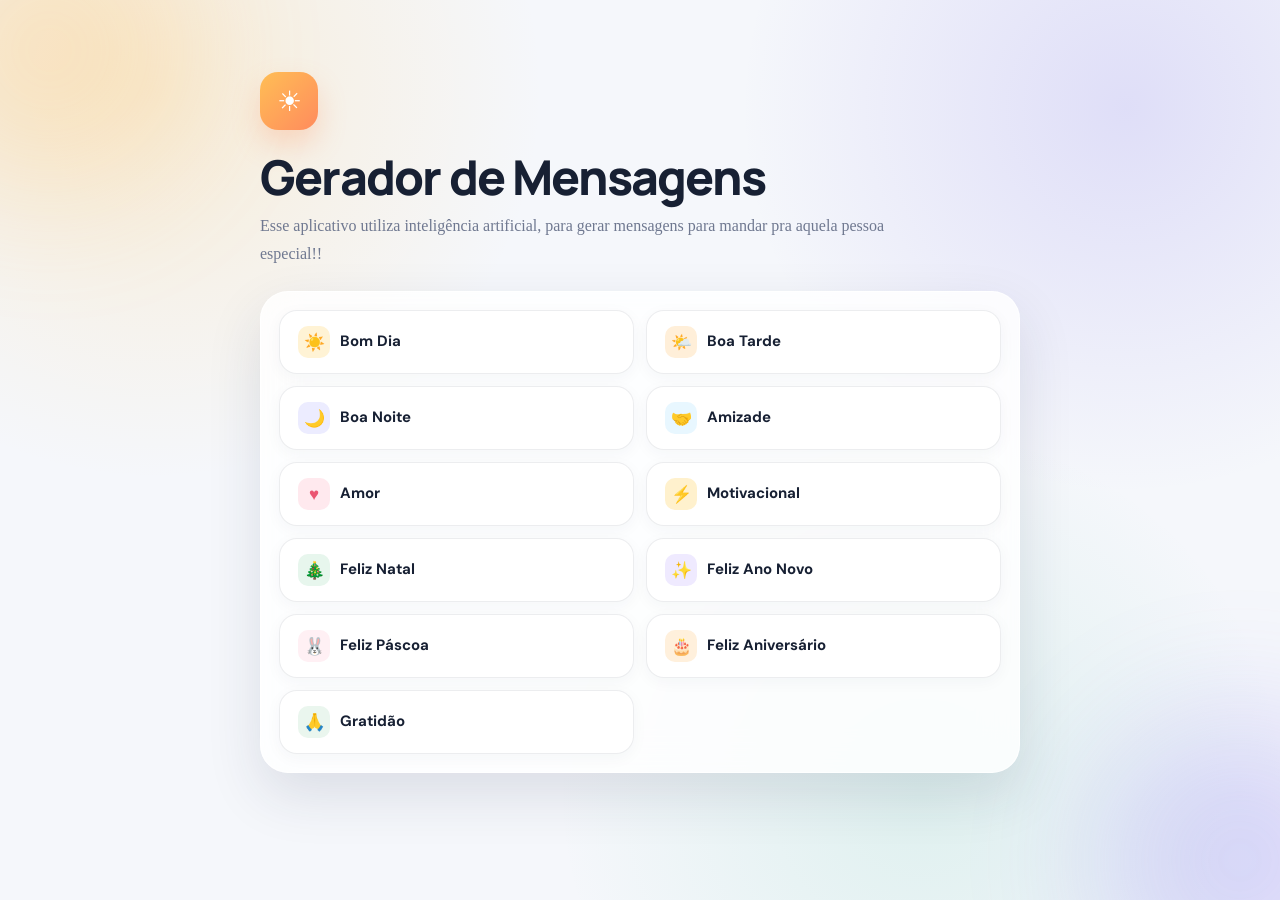
<file: index.html>
<!DOCTYPE html>
<html lang="pt-br">

<head>
    <meta charset="UTF-8">
    <meta http-equiv="X-UA-Compatible" content="IE=edge">
    <meta name="viewport" content="width=device-width, initial-scale=1.0">
    <title>Document</title>
	<link rel="stylesheet" href="modern-theme.css">
</head>

<style>
    html {
        background-color: rgb(207 202 202);
        
    }
    *{
        font-family:Georgia, 'Times New Roman', Times, serif;
        -webkit-tap-highlight-color: transparent;
        -webkit-touch-callout: none;
    }

    div h2 {
        color: blue;
    }

    .card {
        text-align: left;
        margin-left: 10%;
        width: 80%;
        margin-top: 10px;
        border-radius: 10px;
        background-color: rgb(255, 255, 255);
        padding: 10px;
        word-wrap: break-word;
        box-shadow: 2px 9px 9px rgba(0, 0, 0, 0.402);
    }

    .card img {
        border-radius: 10px;
        border: 1px aliceblue;

        width: 80px;
        height: 80px;
    }

    .card textarea {
        width: 98%;
        text-align: center;
    }

    .card span {
        margin-left: 5px;
    }

    .card button {
        border-radius: 10px;
        width: 100%;
        border: none;
        background-color: forestgreen;
        color: aliceblue;
        padding: 13px;
        margin-top: 3px;
    }

    .card i {
        font-size: smaller;
    }
</style>

<body>
    <center>
        <h2>Gerador de Mensagens</h2>
        <span id="descricao">Esse aplicativo utiliza inteligência artificial, para gerar mensagens para mandar pra aquela pessoa especial!!</span>
    </center>
    <div class="card" id="gerador" style="display: none">

        <textarea id="texto" cols="30" rows="5"></textarea>
        <button id="copiar">Copiar</button><br>
        <button id="gerar">Gerar Novamente</button><br>
        <button id="voltar">Voltar</button><br>
    </div>
    <div class="card" id="card">
        <button id="bd">Bom Dia</button><br>
        <button id="bt">Boa Tarde</button><br>
        <button id="bn">Boa Noite</button><br>
        <button id="amiz">Amizade</button>
        <button id="amor">Amor</button>
        <button id="mot">Motivacional</button>
        <button id="fn">Feliz Natal</button>
        <button id="fan">Feliz Ano Novo</button>
        <button id="fp">Feliz Páscoa</button>
        <button id="faniv">Feliz Aniversário</button>
        <button id="gratidao">Gratidão</button>
    </div>
</body>
<script>
    var tipo = '';

    const bd = document.getElementById('bd');//---------
    const bt = document.getElementById('bt');//---------
    const bn = document.getElementById('bn');//---------
    const amiz = document.getElementById('amiz');//---------
    const amor = document.getElementById('amor');//----
    const mot = document.getElementById('mot');//------
    const fn = document.getElementById('fn');//-------
    const fan = document.getElementById('fan');//---------
    const fp = document.getElementById('fp');//-------
    const faniv = document.getElementById('faniv');//-------
    const gratidao = document.getElementById('gratidao');//-------

    const voltar = document.getElementById('voltar');
    const texto = document.getElementById('texto');
    const copiar = document.getElementById('copiar');
    const gerar = document.getElementById('gerar');

    const card = document.getElementById('card');
    const gerador = document.getElementById('gerador');
    const descricao = document.getElementById('descricao');




   

  



    gerar.addEventListener('click', () => {
        if (tipo === 'gratidao')
            texto.innerHTML = geraMensagemGratidao();
        if (tipo === 'faniv')
            texto.innerHTML = geraMensagemAniversario();
        if (tipo === 'fp')
            texto.innerHTML = geraMensagemPascoa();
        if (tipo === 'fan')
            texto.innerHTML = geraMensagemAnoNovo();
        if (tipo === 'fn')
            texto.innerHTML = geraMensagemNatal();
        if (tipo === 'bd')
            texto.innerHTML = geraMensagemBomDia();
        if (tipo === 'bn')
            texto.innerHTML = geraMensagemBoaNoite();
        if (tipo === 'bt')
            texto.innerHTML = geraMensagemBoaTarde();
        if (tipo === 'amiz')
            texto.innerHTML = geraMensagemAmizade();
        if (tipo === 'amor')
            texto.innerHTML = geraMensagemAmor();
        if (tipo === 'mot')
            texto.innerHTML = geraFraseMotivacional();
    });

    gratidao.addEventListener('click', () => {
        desativar(card);
        ativar(gerador);
        descricao.innerHTML = '';
        tipo = 'gratidao';
        texto.innerHTML = geraMensagemGratidao();
    });
   

    faniv.addEventListener('click', () => {
        desativar(card);
        ativar(gerador);
        descricao.innerHTML = '';
        tipo = 'faniv';
        texto.innerHTML = geraMensagemAniversario();
    });

    fp.addEventListener('click', () => {
        desativar(card);
        ativar(gerador);
        descricao.innerHTML = '';
        tipo = 'fp';
        texto.innerHTML = geraMensagemPascoa();
    });


    fan.addEventListener('click', () => {
        desativar(card);
        ativar(gerador);
        descricao.innerHTML = '';
        tipo = 'fan';
        texto.innerHTML = geraMensagemAnoNovo();
    });


    fn.addEventListener('click', () => {
        desativar(card);
        ativar(gerador);
        descricao.innerHTML = '';
        tipo = 'fn';
        texto.innerHTML = geraMensagemNatal();
    });

    mot.addEventListener('click', () => {
        desativar(card);
        ativar(gerador);
        descricao.innerHTML = '';
        tipo = 'mot';
        texto.innerHTML = geraFraseMotivacional();
    });


    amor.addEventListener('click', () => {
        desativar(card);
        ativar(gerador);
        descricao.innerHTML = '';
        tipo = 'amor';
        texto.innerHTML = geraMensagemAmor();
    });

    amiz.addEventListener('click', () => {
        desativar(card);
        ativar(gerador);
        descricao.innerHTML = '';
        tipo = 'amiz';
        texto.innerHTML = geraMensagemAmizade();
    });

    bt.addEventListener('click', () => {
        desativar(card);
        ativar(gerador);
        descricao.innerHTML = '';
        tipo = 'bt';
        texto.innerHTML = geraMensagemBoaTarde();
    });

    bn.addEventListener('click', () => {
        desativar(card);
        ativar(gerador);
        descricao.innerHTML = '';
        tipo = 'bn';
        texto.innerHTML = geraMensagemBoaNoite();
    });


    bd.addEventListener('click', () => {
        desativar(card);
        ativar(gerador);
        descricao.innerHTML = '';
        tipo = 'bd';
        texto.innerHTML = geraMensagemBomDia();
    });

    copiar.addEventListener('click', () => {
        texto.select();
        document.execCommand('copy');
    });

    voltar.addEventListener('click', () => {
        window.location.reload();
    });

    function desativar(elemento) {
        elemento.style.display = 'none';
    }
    function ativar(elemento) {
        elemento.style.display = 'block';
    }

    function escolheAleatorio(array) {
        const indice = Math.floor(Math.random() * array.length);
        return array[indice];
    }

    
function geraMensagemGratidao() {
  const expressoesGratidao = [
    "Gratidão transforma o que temos em suficiente.",
    "Agradeço pelas pequenas alegrias que tornam a vida especial.",
    "A gratidão é a memória do coração.",
    "Cultive um coração grato, e a felicidade florescerá.",
    "Agradeço pelos momentos simples que fazem toda diferença.",
    "A gratidão é a chave que abre as portas da abundância.",
    "A cada respiração, agradeço pela dádiva da vida.",
    "A gratidão é a luz que ilumina os dias mais escuros.",
    "Agradeço pelos obstáculos, pois me tornaram mais forte.",
    "A gratidão multiplica alegrias e diminui preocupações."
  ];

  const motivosGratidao = [
    "pelas pessoas incríveis que fazem parte da minha vida.",
    "pela oportunidade de aprender e crescer a cada dia.",
    "pelas experiências que moldam minha jornada.",
    "pela saúde que me permite viver plenamente.",
    "pelas amizades que são verdadeiros presentes.",
    "pelos desafios que me tornam mais resiliente.",
    "pela beleza encontrada nos momentos simples.",
    "pelos sorrisos que iluminam meu caminho.",
    "pela generosidade que encontro ao meu redor.",
    "pelas lições aprendidas nas adversidades."
  ];

  return `${escolheAleatorio(expressoesGratidao)} Agradeço ${escolheAleatorio(motivosGratidao)}.`;
}

    function geraMensagemAniversario() {
  const desejosAniversario = [
    "Feliz aniversário! Que este seja o melhor ano da sua vida!",
    "Parabéns pelo seu dia! Que seja repleto de alegrias e realizações.",
    "Que cada momento deste dia especial seja cheio de felicidade.",
    "Feliz aniversário! Que a jornada que se inicia seja incrível e cheia de conquistas.",
    "Hoje celebramos você! Que este ano traga sucesso, saúde e amor.",
    "Feliz aniversário! Que cada vela no seu bolo represente um desejo realizado.",
    "Parabéns! Que o novo ano de vida seja repleto de sorrisos e momentos inesquecíveis.",
    "Hoje é o seu dia! Que seja uma jornada cheia de surpresas boas e alegrias.",
    "Feliz aniversário! Que as bênçãos se multipliquem e os sonhos se realizem.",
    "Parabéns pelo seu dia! Que cada novo amanhecer traga motivos para sorrir.",
  ];

  const sentimentosAniversario = [
    "Que a felicidade te acompanhe hoje e sempre.",
    "Neste dia especial, desejo amor, paz e realizações.",
    "Que cada instante seja marcado por gratidão e alegria.",
    "Que os próximos capítulos da sua vida sejam os melhores.",
    "Feliz aniversário! Que a jornada seja tão incrível quanto você.",
    "Que este novo ano de vida seja uma história de sucesso e crescimento.",
    "Desejo saúde, prosperidade e muitas conquistas no seu caminho.",
    "Parabéns! Que o universo conspire a seu favor nesta nova fase.",
    "Que a luz do seu sorriso ilumine cada dia que se inicia.",
    "Feliz aniversário! Que o amor esteja presente em cada abraço recebido.",
  ];

  return `${escolheAleatorio(desejosAniversario)} ${escolheAleatorio(sentimentosAniversario)}`;
}

    function geraMensagemPascoa() {
  const desejosPascoa = [
    "Feliz Páscoa! Que este seja um momento de renovação e esperança.",
    "Nesta Páscoa, que a alegria da ressurreição se faça presente em sua vida.",
    "Que a luz da Páscoa ilumine seus dias com amor e paz.",
    "Desejo a você e sua família uma Páscoa repleta de bênçãos e alegrias.",
    "Feliz Páscoa! Que cada momento seja marcado por generosidade e compaixão.",
    "Que a Páscoa traga consigo novas oportunidades e realizações.",
    "Neste tempo de renascimento, que sua fé seja fortalecida e seu coração transbordante de gratidão.",
    "Desejo que a Páscoa seja um símbolo de esperança e amor em sua vida.",
    "Feliz Páscoa! Que os dias vindouros sejam cheios de harmonia e serenidade.",
    "Que a ressurreição de Cristo inspire um recomeço de paz e fraternidade em seu coração.",
  ];

  const sentimentosPascoa = [
    "Que a união familiar seja a essência desta Páscoa.",
    "Nesta data especial, celebre a vida e compartilhe amor.",
    "Desejo que a alegria da Páscoa se multiplique em gestos de solidariedade.",
    "Que o coelhinho da Páscoa traga consigo muitas surpresas e felicidade.",
    "Que o espírito de renovação se manifeste em cada detalhe.",
    "Que a Páscoa seja um tempo de reflexão e renascimento interior.",
    "Neste período de celebração, cultive o perdão e a compaixão.",
    "Desejo que a Páscoa seja um momento de partilha e alegria contagiante.",
    "Que a paz e o amor prevaleçam em todos os corações.",
    "Que a esperança renovada nesta Páscoa se estenda por todo o ano.",
  ];

  return `${escolheAleatorio(desejosPascoa)} ${escolheAleatorio(sentimentosPascoa)}. Feliz Páscoa!`;
}

    function geraMensagemAnoNovo() {
  const desejosAnoNovo = [
    "Feliz Ano Novo! Que este seja um ano de prosperidade e alegrias sem fim.",
    "Que o ano que se inicia traga consigo novas oportunidades e realizações.",
    "Desejo que cada dia deste novo ano seja repleto de conquistas e felicidade.",
    "Que o Ano Novo traga consigo paz, saúde, amor e muitas bênçãos.",
    "Feliz Ano Novo! Que os sonhos se tornem realidade e os desafios se transformem em aprendizado.",
    "Que o próximo ano seja uma página em branco pronta para ser preenchida com momentos memoráveis.",
    "Que a chegada do novo ano renove as esperanças e traga consigo muitas realizações.",
    "Desejo um ano novo cheio de paz, amor, saúde e sucesso para você e seus entes queridos.",
    "Que cada dia do próximo ano seja uma oportunidade para fazer valer a pena.",
    "Feliz Ano Novo! Que a felicidade seja constante e os sorrisos se multipliquem.",
  ];

  const sentimentosAnoNovo = [
    "Que a alegria seja sua companheira constante ao longo dos meses.",
    "Neste Ano Novo, que a positividade guie cada passo da sua jornada.",
    "Desejo que a luz do novo ano ilumine os caminhos da sua vida.",
    "Que as realizações superem as expectativas e os momentos felizes sejam incontáveis.",
    "Que a esperança seja a força que impulsiona seus sonhos para o futuro.",
    "Feliz Ano Novo! Que cada dia seja uma dádiva e cada desafio uma oportunidade de crescimento.",
    "Que a fé guie seus passos e o amor seja a essência de cada momento.",
    "Desejo que o Ano Novo traga consigo sorrisos sinceros e abraços calorosos.",
    "Que a serenidade envolva seus dias e a gratidão preencha seu coração.",
    "Que o novo ano seja um capítulo emocionante na história da sua vida.",
  ];

  return `${escolheAleatorio(desejosAnoNovo)} ${escolheAleatorio(sentimentosAnoNovo)}`;
}

    function geraMensagemNatal() {
  const desejosNatal = [
    "Que a magia desta época encha seu coração de alegria.",
    "Neste Natal, que a paz e o amor estejam presentes em todos os lares.",
    "Que a luz do Natal ilumine seu caminho e traga felicidade sem medida.",
    "Desejo a você e sua família um Natal repleto de harmonia e união.",
    "Que cada momento seja marcado por sorrisos e gratidão.",
    "Neste Natal, que a esperança seja a estrela que guia seus sonhos.",
    "Que a magia natalina renove as energias e traga boas vibrações.",
    "Desejo que seu Natal seja tão especial quanto as pessoas que você ama.",
    "Que o espírito natalino aqueça seus dias com amor e generosidade.",
    "Que a fé e a esperança se fortaleçam neste Natal e ao longo do novo ano.",
  ];

  const sentimentosNatal = [
    "Que a troca de presentes seja apenas uma expressão de carinho mútuo.",
    "Neste Natal, valorize cada momento ao lado daqueles que ama.",
    "Desejo que o Natal traga consigo lembranças inesquecíveis e momentos felizes.",
    "Que a magia desta data especial se estenda por todos os dias do próximo ano.",
    "Feliz Natal! Que o espírito de solidariedade esteja presente em cada gesto.",
    "Natal é tempo de reflexão e gratidão pelos presentes da vida.",
    "Que a ceia de Natal seja farta e o coração transbordante de alegria.",
    "Neste Natal, celebre o amor e cultive a paz em seu coração.",
    "Desejo que a magia do Natal contagie a todos com esperança e amor.",
    "Feliz Natal! Que a felicidade se multiplique entre amigos e familiares.",
  ];

  return `${escolheAleatorio(desejosNatal)} ${escolheAleatorio(sentimentosNatal)}. Feliz Natal!`;
}

    function geraFraseMotivacional() {
        const introducoes = [
            "Com determinação e perseverança,",
            "Em cada novo amanhecer,",
            "Diante dos desafios,",
            "Ao enfrentar as adversidades,",
            "Com coragem e fé,",
            "No caminho para o sucesso,",
            "Em meio às dificuldades,",
            "Com otimismo e positividade,",
            "Ao buscar seus sonhos,",
            "Diariamente, ao acordar,",
            "Em cada passo dado,",
            "No silêncio da autodisciplina,",
            "Na busca incessante pela excelência,",
            "Nos momentos de reflexão,",
            "Ao contemplar o horizonte,",
            "Na construção do seu legado,",
            "No pulsar do seu coração,",
            "Ao enfrentar o desconhecido,",
            "Na sincronia do tempo e esforço,",
            "Ao celebrar pequenas vitórias,"
            // Adicione mais frases conforme necessário
        ];

        const mensagens = [
            "você é capaz de conquistar o impossível.",
            "o potencial para o sucesso é ilimitado.",
            "cada obstáculo é uma oportunidade de crescimento.",
            "a força interior se torna a chave da superação.",
            "a jornada se torna uma oportunidade de aprendizado.",
            "cada passo é uma vitória em direção aos seus objetivos.",
            "a resiliência se transforma em sua maior aliada.",
            "o poder da mente é a ferramenta para transformar realidades.",
            "a jornada se torna tão valiosa quanto a conquista final.",
            "você escreve um novo capítulo de sua história.",
            "a determinação é a ponte entre metas e realizações.",
            "o foco no presente é a chave para o futuro desejado.",
            "a autenticidade é a força que impulsiona o sucesso duradouro.",
            "a persistência cria a consistência necessária para a vitória.",
            "o otimismo é a luz que ilumina o caminho em meio à escuridão.",
            "a gratidão transforma desafios em oportunidades de crescimento.",
            "o autoconhecimento é o alicerce para uma vida plena.",
            "a humildade é a virtude que permite a evolução contínua.",
            "a paixão é a chama que queima incansavelmente pelo propósito.",
            "a paciência é a aliada que suaviza as curvas do caminho.",
            // Adicione mais frases conforme necessário
        ];

        const conclusoes = [
            "Acredite em si mesmo e siga em frente!",
            "Você é mais forte do que imagina. Continue!",
            "Nunca subestime a força que há dentro de você.",
            "O sucesso é a soma de pequenos esforços repetidos diariamente.",
            "Cada dia é uma nova oportunidade para ser melhor.",
            "Seja a inspiração que você procura nos outros.",
            "Seja grato pelo que tem e mantenha-se positivo.",
            "A persistência é o caminho do êxito.",
            "Lembre-se: seu potencial é infinito.",
            "Você está mais perto do que imagina. Continue avançando.",
            "A vitória pertence ao mais perseverante.",
            "O seu único limite é você mesmo.",
            "Acredite na sua capacidade de transformar sonhos em realidade.",
            "A jornada é tão importante quanto o destino final.",
            "Cada desafio é uma oportunidade disfarçada.",
            "O sucesso é a realização constante do seu potencial.",
            "A verdadeira força está na resiliência do espírito.",
            "A felicidade está na jornada, não no destino.",
            "Cada escolha que você faz molda o seu futuro.",
            "O poder está na ação. Continue avançando."
            // Adicione mais frases conforme necessário
        ];

        return `${escolheAleatorio(introducoes)} ${escolheAleatorio(mensagens)} ${escolheAleatorio(conclusoes)}`;
    }

    function geraMensagemAmor() {
        const declaracoesAmor = [
            "Meu amor por você é eterno,",
            "Você é a razão do meu sorriso,",
            "Cada dia ao seu lado é um presente,",
            "Nosso amor é a fonte da minha felicidade,",
            "Você é a minha pessoa favorita,",
            "Meu coração é seu, para sempre,",
            "Com você, cada momento é mágico,",
            "Seu amor ilumina todos os meus dias,",
            "Juntos, construímos uma história incrível,",
            "Você é a parte mais importante da minha vida,"
        ];

        const promessasAmor = [
            "e prometo te amar incondicionalmente.",
            "e prometo estar ao seu lado em todas as situações.",
            "e prometo fazer você sorrir todos os dias.",
            "e prometo cuidar do seu coração com carinho.",
            "e prometo ser seu porto seguro.",
            "e prometo construir um futuro maravilhoso juntos.",
            "e prometo respeitar e valorizar nosso amor.",
            "e prometo ser o seu maior apoiador.",
            "e prometo surpreender você sempre que possível.",
            "e prometo ser fiel ao nosso amor."
        ];

        const elogiosAmor = [
            "Seu sorriso ilumina minha vida,",
            "Seus olhos são a coisa mais linda que já vi,",
            "Sua presença faz meu coração bater mais forte,",
            "Você é a inspiração dos meus melhores sonhos,",
            "A maneira como você me entende é única,",
            "Cada detalhe em você é perfeito aos meus olhos,",
            "Você é a razão pela qual a vida é tão bonita,",
            "Seu abraço é o meu lugar favorito,",
            "Amo cada imperfeição que torna você especial,",
            "Com você, cada dia é uma aventura incrível,"
        ];

        const complementosAmor = [
            "e meu amor por você é como",
            "e nossa história de amor é como",
            "e com você, sinto que posso",
            "e em nosso mundo de amor, somos como",
            "e sinto uma conexão profunda, como",
            "e você e eu, juntos, somos como",
            "e em nosso amor, encontramos",
            "e nossa paixão é como",
            "e nosso relacionamento é como",
            "e com você, o amor é como"
        ];

        const analogiasAmor = [
            "um poema cheio de emoção.",
            "uma dança suave e encantadora.",
            "um livro com páginas inesquecíveis.",
            "um jardim florido em constante crescimento.",
            "uma melodia harmoniosa e envolvente.",
            "um quadro que conta uma história única.",
            "um filme romântico cheio de momentos especiais.",
            "um farol que guia meu coração.",
            "um destino incrível que encontramos juntos.",
            "um tesouro que descobrimos um no outro."
        ];

        return `${escolheAleatorio(declaracoesAmor)} ${escolheAleatorio(promessasAmor)} ${escolheAleatorio(elogiosAmor)} ${escolheAleatorio(complementosAmor)} ${escolheAleatorio(analogiasAmor)}. Te amo!`;
    }

    function geraMensagemAmizade() {
        const expressoesAmizade = [
            "A verdadeira amizade é um tesouro, e",
            "Amigos são como estrelas que iluminam nossa vida, e",
            "Agradeço por ter um amigo como você, e",
            "Amizade é a chave para a felicidade, e",
            "Com um amigo ao lado, qualquer jornada se torna especial, e",
            "A amizade é a essência da vida, e",
            "Amigos verdadeiros são como diamantes preciosos, e",
            "A alegria compartilhada é uma alegria duplicada, e",
            "Amizade é o vínculo que une corações distantes, e",
            "Amigos são como anjos que nos guiam na jornada da vida, e"
        ];

        const sentimentosAmizade = [
            "a amizade torna os dias mais brilhantes.",
            "com um amigo ao lado, não há desafio impossível.",
            "a cumplicidade dos amigos é um presente valioso.",
            "amigos são a família que escolhemos.",
            "a amizade é a base de todas as boas relações.",
            "amigos são como pilares que sustentam nossa vida.",
            "a verdadeira amizade supera qualquer distância.",
            "a amizade é um laço que o tempo não desfaz.",
            "com amigos, cada momento se torna memorável."
        ];

        const conselhosAmizade = [
            "Valorize seus amigos como tesouros preciosos, e",
            "A sinceridade é a base de uma amizade verdadeira, e",
            "Em tempos difíceis, os amigos são luz no caminho, e",
            "A amizade é construída com pequenos gestos de cuidado, e",
            "Seja o amigo que você gostaria de ter ao seu lado, e",
            "Celebre as diferenças, elas enriquecem a amizade, e",
            "A confiança é a cola que mantém a amizade unida, e",
            "Ouvir é um dos maiores presentes que podemos oferecer aos amigos, e",
            "Compartilhe risadas, são o melhor remédio para a alma, e",
            "Na jornada da amizade, a compreensão é o guia, e"
        ];

        const momentosAmizade = [
            "cada risada compartilhada é um capítulo da nossa história.",
            "os melhores momentos são aqueles vividos com amigos.",
            "a amizade transforma momentos simples em lembranças eternas.",
            "juntos, criamos histórias que serão contadas para sempre.",
            "agradeço por cada aventura que vivemos juntos.",
            "amigos são testemunhas dos nossos sucessos e apoio nos fracassos.",
            "cada encontro é uma celebração da nossa amizade.",
            "na jornada da vida, os amigos são as melhores companhias.",
            "a amizade é o tempero que torna a vida mais saborosa."
        ];

        return `${escolheAleatorio(expressoesAmizade)} ${escolheAleatorio(sentimentosAmizade)} ${escolheAleatorio(conselhosAmizade)} ${escolheAleatorio(momentosAmizade)}`;
    }

    function geraMensagemBoaTarde() {
        const saudacoes = [
            "Boa tarde!",
            "Desejo uma tarde maravilhosa!",
            "Que sua tarde seja repleta de boas energias!",
            "Tenha uma tarde incrível!",
            "Boa tarde, com muita positividade!",
            "Que esta tarde seja abençoada!",
            "Desfrute de uma tarde leve e tranquila!",
            "Desejo uma tarde cheia de realizações!",
            "Que a paz esteja presente em cada momento desta tarde!",
            "Que sua tarde seja tão especial quanto você!"
        ];

        const desejos = [
            "e que cada momento seja aproveitado ao máximo.",
            "e que a alegria contagie todos ao seu redor.",
            "e que a produtividade guie suas atividades.",
            "e que a criatividade floresça nesta tarde.",
            "e que os desafios se transformem em oportunidades.",
            "e que a serenidade acompanhe cada decisão.",
            "e que a harmonia esteja presente em cada tarefa.",
            "e que a determinação conduza seus projetos.",
            "e que a gratidão preencha seu coração.",
            "e que o sucesso seja a marca desta tarde!"
        ];

        const complementos1 = [
            "Tenha uma tarde repleta de",
            "Desfrute de",
            "Receba",
            "Explore",
            "Abrace",
            "Sinta",
            "Desfrute",
            "Aproveite",
            "Viva",
            "Contemple",
            "Envolva-se com"
        ];

        const complementos2 = [
            "momentos especiais",
            "boas conversas",
            "o melhor que a tarde oferece",
            "o extraordinário",
            "a beleza ao seu redor",
            "cada instante",
            "a jornada que se desenha à sua frente",
            "o presente que é o hoje",
            "a magia dos pequenos detalhes",
            "cada oportunidade que surgir",
            "o esplendor desta tarde"
        ];

        return `${escolheAleatorio(saudacoes)} ${escolheAleatorio(desejos)} ${escolheAleatorio(complementos1)} ${escolheAleatorio(complementos2)}.`;
    }

    function geraMensagemBoaNoite() {
        const saudacoes = [
            "Boa noite!",
            "Desejo uma excelente noite!",
            "Que sua noite seja tranquila e revigorante!",
            "Aproveite o descanso merecido!",
            "Boa noite, com muita serenidade!",
            "Que os sonhos sejam doces!",
            "Tenha uma noite repleta de paz!",
            "Desejo um descanso reparador!",
            "Que a calma guie suas horas de sono!",
            "Durma bem e recarregue as energias!"
        ];

        const desejos = [
            "Que cada momento de descanso seja revigorante.",
            "Que os pensamentos positivos embalem seus sonhos.",
            "Que a tranquilidade esteja presente em cada respiração.",
            "Que a serenidade afaste qualquer inquietude.",
            "Que a paz interior seja seu refúgio nesta noite.",
            "Que a beleza da lua inspire tranquilidade e serenidade.",
            "Que os anjos cuidem do seu sono e protejam seus sonhos.",
            "Que a escuridão da noite seja preenchida por pensamentos leves.",
            "Que a gratidão pelo dia vivido se transforme em bem-estar noturno.",
            "Que o silêncio da noite traga calma ao seu coração."
        ];

        const complementos1 = [
            "Tenha uma noite repleta de",
            "Desfrute de",
            "Receba",
            "Explore",
            "Abrace",
            "Sinta",
            "Desfrute",
            "Aproveite",
            "Viva",
            "Contemple",
            "Despeça-se com"
        ];

        const complementos2 = [
            "sonhos realizadores",
            "tranquilidade e serenidade",
            "momentos de relaxamento",
            "pensamentos positivos",
            "descanso reparador",
            "paz interior",
            "beleza da noite",
            "boas energias",
            "conforto e aconchego",
            "gratidão pelo dia",
            "felicidade noturna"
        ];

        return `${escolheAleatorio(saudacoes)} ${escolheAleatorio(desejos)} ${escolheAleatorio(complementos1)} ${escolheAleatorio(complementos2)}.`;
    }

    function geraMensagemBomDia() {
        const saudacoes = [
            "Bom dia!",
            "Desejo um excelente dia!",
            "Que seu dia seja maravilhoso!",
            "Comece o dia com energia positiva!",
            "Bom dia, com muita alegria!",
            "Que a luz do dia ilumine seu caminho!",
            "Aproveite cada momento deste novo dia!",
            "Desejo um amanhecer cheio de paz!",
            "Que as boas vibrações acompanhem seu dia!",
            "Tenha um dia repleto de realizações!",
            "Que a felicidade esteja presente desde o nascer do sol!",
            "Bom dia! Que a jornada de hoje seja incrível!",
            "Que cada raio de sol traga consigo boas energias!",
            "Comece o dia com gratidão no coração!",
            "Desejo que a luz do amanhecer ilumine seus pensamentos positivos.",
            "Bom dia! Que cada desafio seja uma oportunidade de crescimento!",
            "Que o dia de hoje seja melhor do que todos os anteriores!",
            "Que o sorriso esteja presente em cada momento do seu dia!",
            "Bom dia! Que as bênçãos se multipliquem!",
            "Que a alegria do amanhecer contagie todo o seu ser!",
            "Desejo que o dia seja cheio de surpresas agradáveis!",
            "Que a paz interior guie seus passos hoje e sempre!",
            "Bom dia! Que o otimismo seja sua maior força!",
            "Que cada novo amanhecer traga consigo novas oportunidades!",
            "Que a beleza da manhã inspire seus melhores sentimentos!",
            "Desejo que cada raio de sol transmita boas energias!",
            "Bom dia! Que o sucesso seja a marca registrada do seu dia!"
        ];

        const desejos = [
            "e que cada instante seja especial.",
            "e que as dificuldades se transformem em aprendizado.",
            "e que a positividade esteja presente em todas as situações.",
            "e que a jornada seja leve e cheia de conquistas.",
            "e que a felicidade seja sua companheira constante.",
            "e que as bênçãos do dia se multipliquem.",
            "e que o sucesso esteja presente em cada passo.",
            "e que o amor guie seus pensamentos e ações.",
            "e que a gratidão preencha seu coração.",
            "e que a esperança renove suas energias.",
            "e que cada desafio seja uma oportunidade de crescimento pessoal.",
            "e que a determinação seja a chave para superar qualquer obstáculo.",
            "e que o amor próprio seja a base para um dia incrível.",
            "e que a paz interior seja sua maior fortaleza.",
            "e que a harmonia esteja presente em todas as áreas da sua vida.",
            "e que a alegria de viver seja a força motriz do seu dia.",
            "e que a sabedoria guie suas escolhas e decisões.",
            "e que o sorriso seja seu cartão de visitas hoje.",
            "e que a generosidade seja uma constante em seu caminho.",
            "e que a prosperidade faça morada em sua jornada.",
            "e que a serenidade permita enfrentar os desafios com calma e equilíbrio.",
            "e que a fé seja a luz que ilumina seu caminho.",
            "e que a gratidão transforme cada momento em uma dádiva.",
            "e que a compaixão esteja presente em todas as suas interações.",
            "e que a confiança em si mesmo seja a base do seu sucesso.",
            "e que a bondade seja um traço marcante do seu dia.",
            "e que a alegria contagie todos ao seu redor.",
            "e que a abundância se manifeste em todas as áreas da sua vida."
        ];

        const complementos1 = [
            "Tenha um dia cheio de",
            "Desfrute de",
            "Receba",
            "Explore",
            "Abrace",
            "Sinta",
            "Desfrute",
            "Aproveite",
            "Viva",
            "Contemple",
            "Desperte para"
        ];

        const complementos2 = [
            "momentos incríveis",
            "o melhor que a vida oferece",
            "o poder do seu potencial",
            "o extraordinário",
            "a beleza ao seu redor",
            "cada instante",
            "a jornada que se desenha à sua frente",
            "o presente que é o hoje",
            "a magia dos pequenos detalhes",
            "cada oportunidade que surgir",
            "o esplendor do novo dia"
        ];

        return `${escolheAleatorio(saudacoes)} ${escolheAleatorio(desejos)} ${escolheAleatorio(complementos1)} ${escolheAleatorio(complementos2)}!`;
    }
</script>

</html>
</file>
<file: modern-theme.css>
@import url('https://fonts.googleapis.com/css2?family=DM+Sans:wght@400;500;600;700&family=Manrope:wght@600;700;800&display=swap');

:root{
    --bg:#f5f7fb;
    --surface:rgba(255,255,255,.82);
    --surface-solid:#ffffff;
    --text:#172033;
    --muted:#6f7890;
    --line:rgba(23,32,51,.08);
    --primary:#6c5ce7;
    --primary-2:#8b7cf6;
    --green:#21b879;
    --shadow:0 22px 55px rgba(35,45,75,.12);
    --shadow-soft:0 10px 30px rgba(35,45,75,.08);
    --radius:28px;
}

*{
    box-sizing:border-box;
    -webkit-tap-highlight-color:transparent;
}

html{
    min-height:100%;
    background:
        radial-gradient(circle at 12% 10%, rgba(255,199,95,.22), transparent 28%),
        radial-gradient(circle at 88% 12%, rgba(108,92,231,.16), transparent 28%),
        radial-gradient(circle at 72% 88%, rgba(61,190,151,.12), transparent 30%),
        var(--bg) !important;
}

body{
    margin:0;
    min-height:100vh;
    padding:72px 20px 48px;
    color:var(--text);
    font-family:'DM Sans',sans-serif !important;
    position:relative;
    overflow-x:hidden;
}

body::before,
body::after{
    content:"";
    position:fixed;
    width:280px;
    height:280px;
    border-radius:50%;
    filter:blur(70px);
    opacity:.25;
    pointer-events:none;
    z-index:-1;
}

body::before{
    top:-90px;
    left:-90px;
    background:#ffbd59;
}

body::after{
    right:-100px;
    bottom:-100px;
    background:#7c6ff0;
}

center{
    display:block;
    width:min(760px,100%);
    margin:0 auto 24px;
    text-align:left;
}

center::before{
    content:"☀";
    display:grid;
    place-items:center;
    width:58px;
    height:58px;
    margin-bottom:22px;
    border-radius:18px;
    color:#fff;
    font-size:28px;
    background:linear-gradient(135deg,#ffbe55,#ff8b5d);
    box-shadow:0 14px 28px rgba(255,145,88,.28);
}

center h2{
    margin:0 0 10px;
    color:var(--text) !important;
    font-family:'Manrope',sans-serif !important;
    font-size:clamp(30px,5vw,48px);
    line-height:1.05;
    letter-spacing:-1.8px;
    font-weight:800;
}

#descricao{
    display:block;
    max-width:660px;
    color:var(--muted);
    font-size:16px;
    line-height:1.7;
}

.card{
    width:min(760px,100%) !important;
    margin:18px auto 0 !important;
    padding:18px !important;
    border:1px solid rgba(255,255,255,.75);
    border-radius:var(--radius) !important;
    background:var(--surface) !important;
    box-shadow:var(--shadow) !important;
    backdrop-filter:blur(18px);
    -webkit-backdrop-filter:blur(18px);
    text-align:left !important;
}

#card{
    display:grid;
    grid-template-columns:repeat(2,minmax(0,1fr));
    gap:12px;
}

.card button{
    position:relative;
    min-height:58px;
    margin:0 !important;
    padding:15px 18px !important;
    border:1px solid var(--line) !important;
    border-radius:18px !important;
    background:#fff !important;
    color:var(--text) !important;
    font-family:'DM Sans',sans-serif !important;
    font-size:15px;
    font-weight:700;
    text-align:left;
    cursor:pointer;
    box-shadow:0 4px 16px rgba(31,39,64,.04);
    transition:transform .18s ease, box-shadow .18s ease, border-color .18s ease, background .18s ease;
}

.card button:hover{
    transform:translateY(-2px);
    border-color:rgba(108,92,231,.18) !important;
    box-shadow:0 10px 24px rgba(31,39,64,.09);
}

.card button:active{
    transform:translateY(0) scale(.985);
}

#card button::before{
    display:inline-grid;
    place-items:center;
    width:32px;
    height:32px;
    margin-right:10px;
    border-radius:10px;
    vertical-align:middle;
    font-size:17px;
    background:#f4f5f9;
}

#bd::before{content:"☀️";background:#fff3d5 !important;}
#bt::before{content:"🌤️";background:#ffefd9 !important;}
#bn::before{content:"🌙";background:#ececff !important;}
#amiz::before{content:"🤝";background:#e8f7ff !important;}
#amor::before{content:"♥";color:#eb5571;background:#ffe9ee !important;}
#mot::before{content:"⚡";background:#fff1cd !important;}
#fn::before{content:"🎄";background:#e7f6ed !important;}
#fan::before{content:"✨";background:#efeaff !important;}
#fp::before{content:"🐰";background:#fff0f4 !important;}
#faniv::before{content:"🎂";background:#fff0dc !important;}
#gratidao::before{content:"🙏";background:#eaf6ee !important;}

#gerador{
    padding:20px !important;
}

#gerador::before{
    content:"Sua mensagem";
    display:block;
    margin:2px 2px 12px;
    color:var(--text);
    font-family:'Manrope',sans-serif;
    font-size:14px;
    font-weight:800;
    letter-spacing:.2px;
}

.card textarea{
    display:block;
    width:100% !important;
    min-height:190px;
    resize:vertical;
    margin:0 0 14px;
    padding:20px;
    border:1px solid var(--line);
    outline:none;
    border-radius:20px;
    background:#f8f9fc;
    color:var(--text);
    font-family:'DM Sans',sans-serif !important;
    font-size:17px;
    line-height:1.65;
    text-align:left !important;
    transition:border-color .2s ease, box-shadow .2s ease, background .2s ease;
}

.card textarea:focus{
    background:#fff;
    border-color:rgba(108,92,231,.35);
    box-shadow:0 0 0 4px rgba(108,92,231,.08);
}

#gerador button{
    text-align:center;
    justify-content:center;
}

#copiar{
    background:linear-gradient(135deg,var(--primary),var(--primary-2)) !important;
    color:#fff !important;
    border-color:transparent !important;
    box-shadow:0 12px 26px rgba(108,92,231,.25) !important;
}

#copiar::before{
    content:"⧉";
    margin-right:8px;
}

#gerar{
    margin-top:10px !important;
    background:#eef0ff !important;
    color:#5146c8 !important;
    border-color:transparent !important;
}

#gerar::before{
    content:"↻";
    margin-right:8px;
    font-size:19px;
}

#voltar{
    margin-top:10px !important;
    background:transparent !important;
    color:var(--muted) !important;
    box-shadow:none !important;
}

#voltar::before{
    content:"←";
    margin-right:8px;
}

br{
    display:none;
}

.card img{
    border-radius:18px !important;
}

.card i{
    color:var(--muted);
}

@media (max-width:640px){
    body{
        padding:42px 14px 30px;
    }

    center::before{
        width:52px;
        height:52px;
        border-radius:16px;
        margin-bottom:18px;
    }

    center h2{
        letter-spacing:-1.2px;
    }

    #descricao{
        font-size:15px;
        line-height:1.6;
    }

    .card{
        padding:13px !important;
        border-radius:22px !important;
    }

    #card{
        grid-template-columns:1fr;
        gap:9px;
    }

    .card button{
        min-height:56px;
        border-radius:16px !important;
    }

    .card textarea{
        min-height:220px;
        padding:17px;
        border-radius:17px;
        font-size:16px;
    }
}

@media (prefers-reduced-motion:reduce){
    *{
        scroll-behavior:auto !important;
        transition:none !important;
    }
}
</file>
